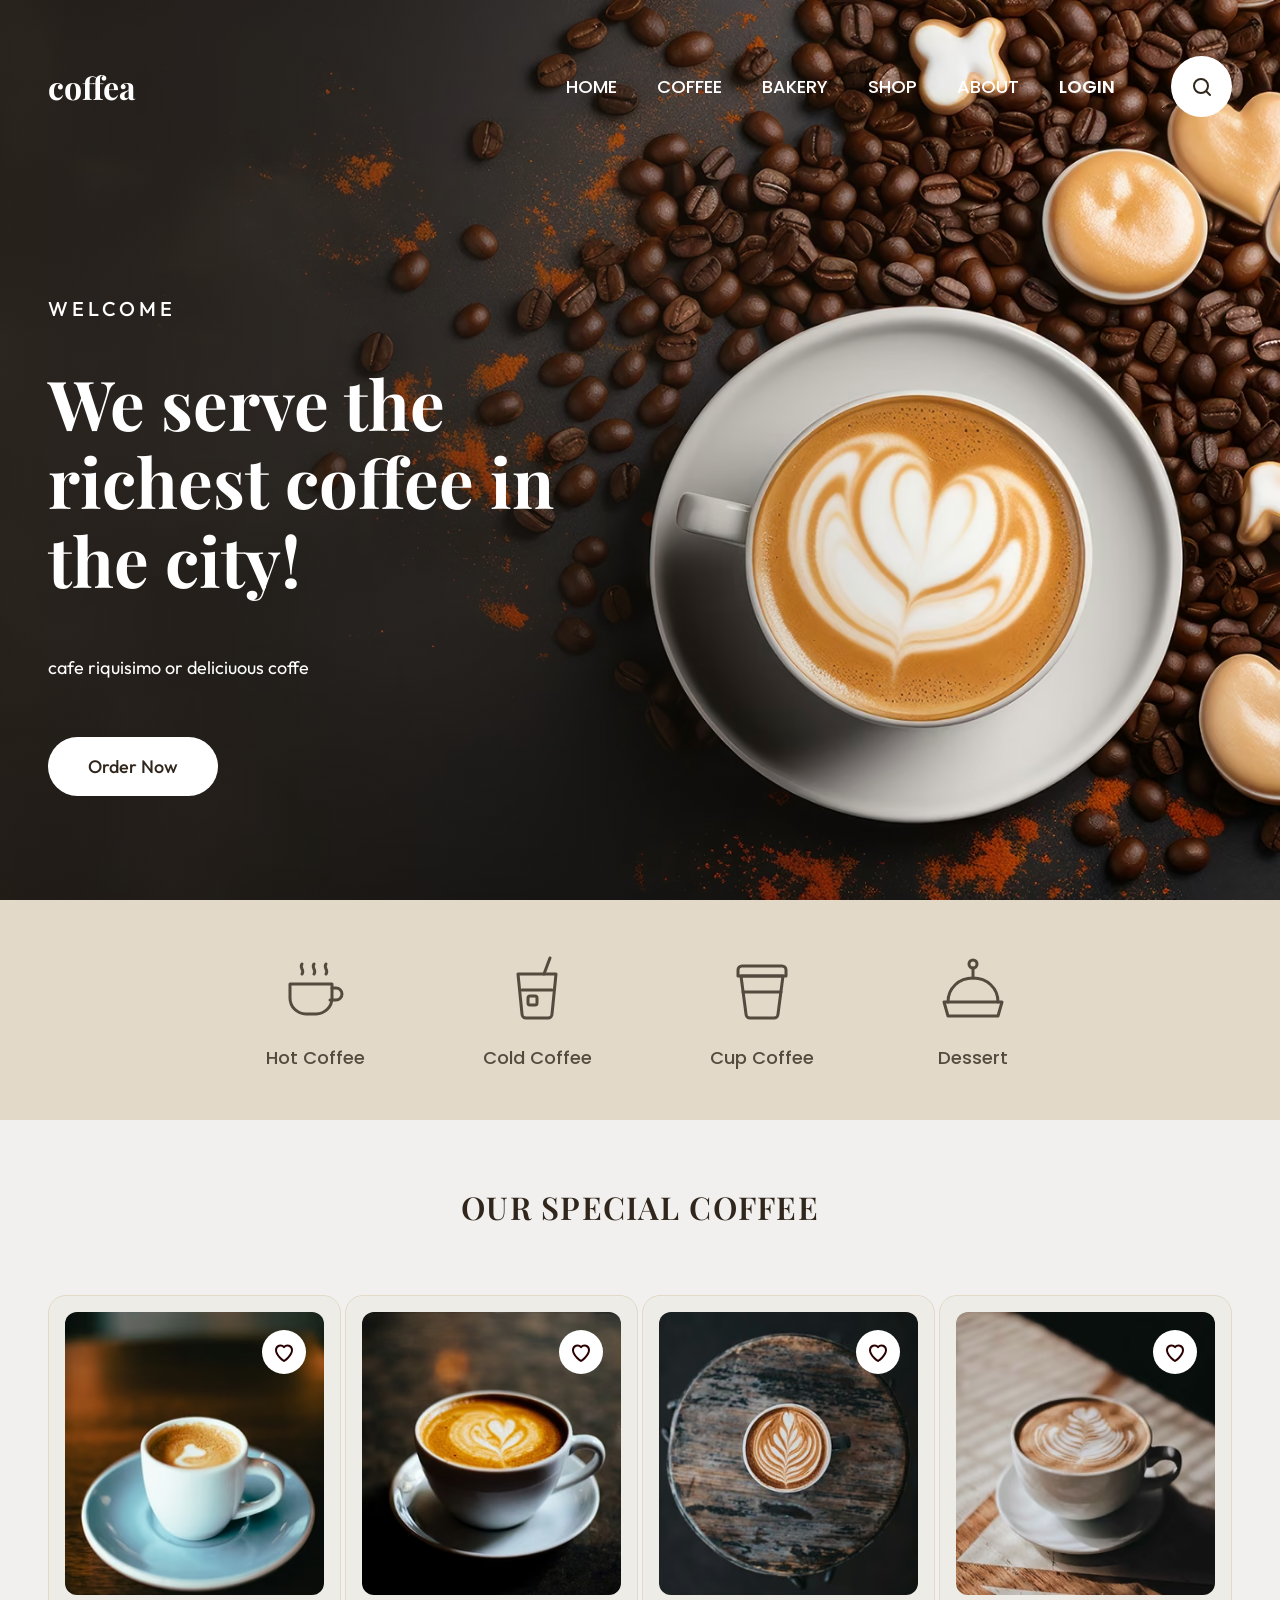
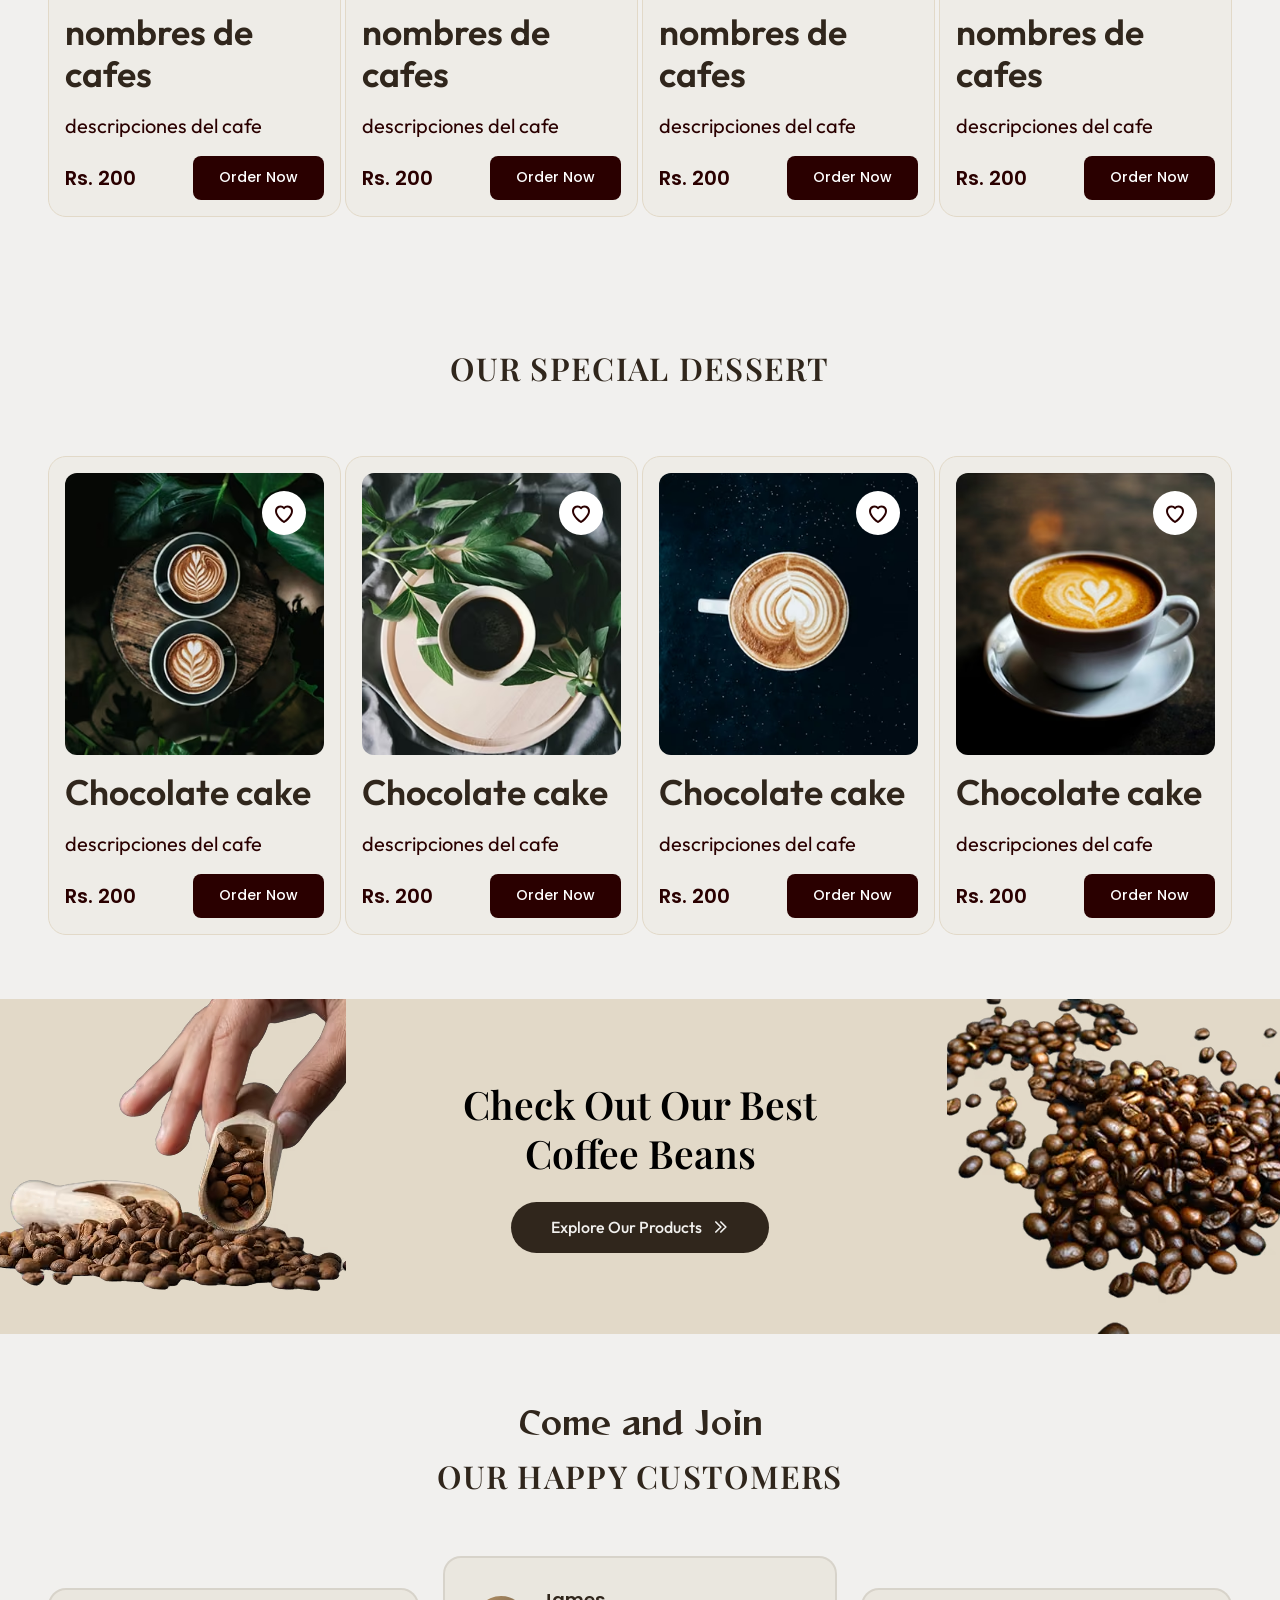
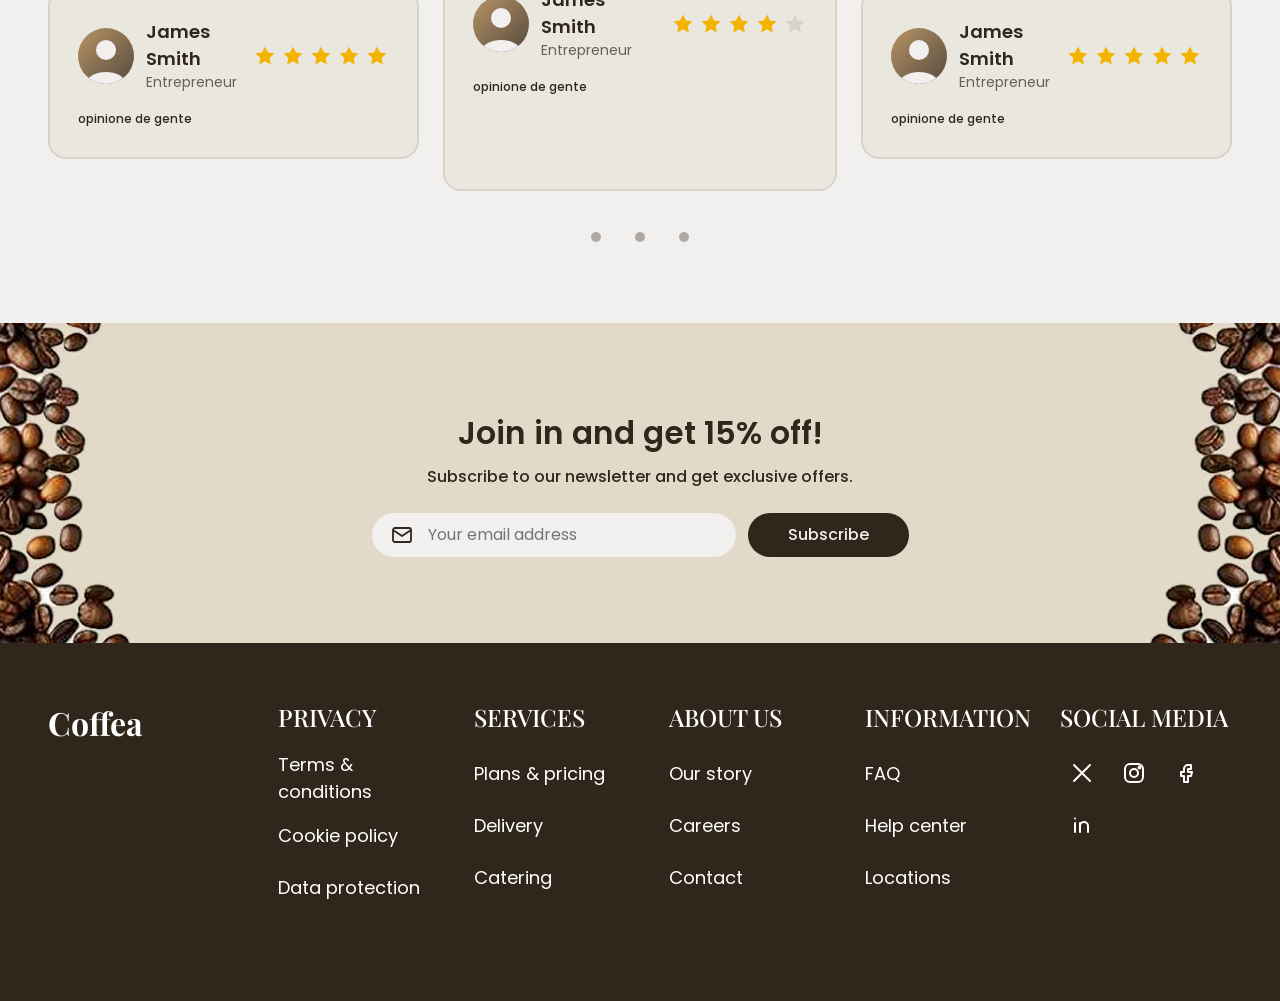
<file: index.html>
<!DOCTYPE html>
<html lang="en">
<head>
  <meta charset="utf-8">
  <meta name="viewport" content="width=device-width, initial-scale=1">
  <title>Coffea | The richest coffee in the city</title>
  <meta name="description" content="Coffea is a coffee shop serving the richest coffee and desserts in the city. Explore our special coffee and dessert menu.">
  <meta property="og:title" content="Coffea | The richest coffee in the city">
  <meta property="og:description" content="Explore our special coffee and dessert menu.">
  <meta property="og:type" content="website">
  <meta property="og:image" content="assets/img/hero.jpg">
  <link rel="icon" href="assets/favicon.svg" type="image/svg+xml">
  <link rel="preconnect" href="https://fonts.googleapis.com">
  <link rel="preconnect" href="https://fonts.gstatic.com" crossorigin>
  <link rel="stylesheet" href="https://fonts.googleapis.com/css2?family=Outfit:wght@400;500;600&amp;family=Playfair+Display:wght@500;600;700&amp;family=Poppins:wght@400;500;600&amp;family=Reggae+One&amp;display=swap">
  <link rel="preload" as="image" href="assets/img/hero.avif" type="image/avif" fetchpriority="high">
  <link rel="stylesheet" href="css/main.css">
</head>
<body>
  <a class="skip-link" href="#main">Skip to content</a>

  <header class="header">
    <div class="container header__inner">
      <a class="header__logo" href="/">coffea</a>
      <nav class="nav nav--desktop" aria-label="Principal">
        <ul class="nav__list">
          <li><a class="nav__link" href="#">home</a></li>
          <li><a class="nav__link" href="#">coffee</a></li>
          <li><a class="nav__link" href="#">bakery</a></li>
          <li><a class="nav__link" href="#">shop</a></li>
          <li><a class="nav__link" href="#">about</a></li>
          <li><a class="nav__link nav__link--strong" href="#">login</a></li>
        </ul>
      </nav>
      <details class="menu">
        <summary class="menu__toggle"><span class="visually-hidden">Menu</span><span class="menu__bars" aria-hidden="true"></span></summary>
        <nav class="nav nav--mobile" aria-label="Principal">
        <ul class="nav__list">
          <li><a class="nav__link" href="#">home</a></li>
          <li><a class="nav__link" href="#">coffee</a></li>
          <li><a class="nav__link" href="#">bakery</a></li>
          <li><a class="nav__link" href="#">shop</a></li>
          <li><a class="nav__link" href="#">about</a></li>
          <li><a class="nav__link nav__link--strong" href="#">login</a></li>
        </ul>
      </nav>
      </details>
      <button class="header__search" type="button" aria-label="Search"><span class="icon icon--search" aria-hidden="true"></span></button>
    </div>
  </header>

  <main id="main">
    <section class="hero" aria-labelledby="hero-title">
      <picture><source srcset="assets/img/hero.avif" type="image/avif"><source srcset="assets/img/hero.webp" type="image/webp"><img class="hero__bg" src="assets/img/hero.jpg" alt="Cappuccino with heart latte art surrounded by coffee beans" width="1920" height="1000" fetchpriority="high" decoding="async"></picture>
      <div class="container hero__inner">
        <div class="hero__content">
          <p class="hero__eyebrow">Welcome</p>
          <h1 class="hero__title" id="hero-title">We serve the richest coffee in the city!</h1>
          <p class="hero__text">cafe riquisimo or deliciuous coffe</p>
          <a class="hero__btn" href="#coffee-title">Order Now</a>
        </div>
      </div>
    </section>

    <section class="categories" aria-label="Categories">
      <ul class="categories__list">
        <li><a class="categories__item" href="#"><span class="icon icon--cat categories__icon icon--cat-hot-coffee" aria-hidden="true"></span><span class="categories__label">Hot Coffee</span></a></li>
        <li><a class="categories__item" href="#"><span class="icon icon--cat categories__icon icon--cat-cold-coffee" aria-hidden="true"></span><span class="categories__label">Cold Coffee</span></a></li>
        <li><a class="categories__item" href="#"><span class="icon icon--cat categories__icon icon--cat-cup-coffee" aria-hidden="true"></span><span class="categories__label">Cup Coffee</span></a></li>
        <li><a class="categories__item" href="#"><span class="icon icon--cat categories__icon icon--cat-dessert" aria-hidden="true"></span><span class="categories__label">Dessert</span></a></li>
      </ul>
    </section>

    <section class="products" aria-labelledby="coffee-title">
      <h2 class="section-title" id="coffee-title">Our Special Coffee</h2>
      <div class="carousel">
        <a class="carousel__arrow carousel__arrow--prev" href="#coffee-1" aria-label="Previous coffee items"><span class="icon icon--arrow" aria-hidden="true"></span></a>
        <div class="carousel__track" role="group" aria-label="Our Special Coffee" tabindex="0">
          <article class="product-card" id="coffee-1">
            <div class="product-card__media">
              <picture><source srcset="assets/img/coffee-1.avif" type="image/avif"><source srcset="assets/img/coffee-1.webp" type="image/webp"><img class="product-card__img" src="assets/img/coffee-1.jpg" alt="Espresso in a white cup on a light blue saucer" width="334" height="364" loading="lazy" decoding="async"></picture>
              <input class="product-card__fav-input visually-hidden" type="checkbox" id="fav-coffee-1">
              <label class="product-card__fav" for="fav-coffee-1">
                <span class="visually-hidden">Add nombres de cafes to favorites</span>
                <span class="icon icon--heart" aria-hidden="true"></span>
              </label>
            </div>
            <h3 class="product-card__title">nombres de cafes</h3>
            <p class="product-card__desc">descripciones del cafe</p>
            <div class="product-card__row">
              <p class="product-card__price"><span aria-hidden="true">Rs. </span><data value="200">200</data></p>
              <a class="product-card__btn" href="#">Order Now<span class="visually-hidden"> nombres de cafes</span></a>
            </div>
          </article>
          <article class="product-card" id="coffee-2">
            <div class="product-card__media">
              <picture><source srcset="assets/img/coffee-2.avif" type="image/avif"><source srcset="assets/img/coffee-2.webp" type="image/webp"><img class="product-card__img" src="assets/img/coffee-2.jpg" alt="Latte with heart-shaped latte art in a white cup" width="334" height="364" loading="lazy" decoding="async"></picture>
              <input class="product-card__fav-input visually-hidden" type="checkbox" id="fav-coffee-2">
              <label class="product-card__fav" for="fav-coffee-2">
                <span class="visually-hidden">Add nombres de cafes to favorites</span>
                <span class="icon icon--heart" aria-hidden="true"></span>
              </label>
            </div>
            <h3 class="product-card__title">nombres de cafes</h3>
            <p class="product-card__desc">descripciones del cafe</p>
            <div class="product-card__row">
              <p class="product-card__price"><span aria-hidden="true">Rs. </span><data value="200">200</data></p>
              <a class="product-card__btn" href="#">Order Now<span class="visually-hidden"> nombres de cafes</span></a>
            </div>
          </article>
          <article class="product-card" id="coffee-3">
            <div class="product-card__media">
              <picture><source srcset="assets/img/coffee-3.avif" type="image/avif"><source srcset="assets/img/coffee-3.webp" type="image/webp"><img class="product-card__img" src="assets/img/coffee-3.jpg" alt="Cappuccino with latte art on a round wooden table, seen from above" width="334" height="364" loading="lazy" decoding="async"></picture>
              <input class="product-card__fav-input visually-hidden" type="checkbox" id="fav-coffee-3">
              <label class="product-card__fav" for="fav-coffee-3">
                <span class="visually-hidden">Add nombres de cafes to favorites</span>
                <span class="icon icon--heart" aria-hidden="true"></span>
              </label>
            </div>
            <h3 class="product-card__title">nombres de cafes</h3>
            <p class="product-card__desc">descripciones del cafe</p>
            <div class="product-card__row">
              <p class="product-card__price"><span aria-hidden="true">Rs. </span><data value="200">200</data></p>
              <a class="product-card__btn" href="#">Order Now<span class="visually-hidden"> nombres de cafes</span></a>
            </div>
          </article>
          <article class="product-card" id="coffee-4">
            <div class="product-card__media">
              <picture><source srcset="assets/img/coffee-4.avif" type="image/avif"><source srcset="assets/img/coffee-4.webp" type="image/webp"><img class="product-card__img" src="assets/img/coffee-4.jpg" alt="Cappuccino in a white cup on a sunlit wooden table" width="334" height="364" loading="lazy" decoding="async"></picture>
              <input class="product-card__fav-input visually-hidden" type="checkbox" id="fav-coffee-4">
              <label class="product-card__fav" for="fav-coffee-4">
                <span class="visually-hidden">Add nombres de cafes to favorites</span>
                <span class="icon icon--heart" aria-hidden="true"></span>
              </label>
            </div>
            <h3 class="product-card__title">nombres de cafes</h3>
            <p class="product-card__desc">descripciones del cafe</p>
            <div class="product-card__row">
              <p class="product-card__price"><span aria-hidden="true">Rs. </span><data value="200">200</data></p>
              <a class="product-card__btn" href="#">Order Now<span class="visually-hidden"> nombres de cafes</span></a>
            </div>
          </article>
          <article class="product-card" id="coffee-5">
            <div class="product-card__media">
              <picture><source srcset="assets/img/coffee-1.avif" type="image/avif"><source srcset="assets/img/coffee-1.webp" type="image/webp"><img class="product-card__img" src="assets/img/coffee-1.jpg" alt="Espresso in a white cup on a light blue saucer" width="334" height="364" loading="lazy" decoding="async"></picture>
              <input class="product-card__fav-input visually-hidden" type="checkbox" id="fav-coffee-5">
              <label class="product-card__fav" for="fav-coffee-5">
                <span class="visually-hidden">Add nombres de cafes to favorites</span>
                <span class="icon icon--heart" aria-hidden="true"></span>
              </label>
            </div>
            <h3 class="product-card__title">nombres de cafes</h3>
            <p class="product-card__desc">descripciones del cafe</p>
            <div class="product-card__row">
              <p class="product-card__price"><span aria-hidden="true">Rs. </span><data value="200">200</data></p>
              <a class="product-card__btn" href="#">Order Now<span class="visually-hidden"> nombres de cafes</span></a>
            </div>
          </article>
          <article class="product-card" id="coffee-6">
            <div class="product-card__media">
              <picture><source srcset="assets/img/coffee-2.avif" type="image/avif"><source srcset="assets/img/coffee-2.webp" type="image/webp"><img class="product-card__img" src="assets/img/coffee-2.jpg" alt="Latte with heart-shaped latte art in a white cup" width="334" height="364" loading="lazy" decoding="async"></picture>
              <input class="product-card__fav-input visually-hidden" type="checkbox" id="fav-coffee-6">
              <label class="product-card__fav" for="fav-coffee-6">
                <span class="visually-hidden">Add nombres de cafes to favorites</span>
                <span class="icon icon--heart" aria-hidden="true"></span>
              </label>
            </div>
            <h3 class="product-card__title">nombres de cafes</h3>
            <p class="product-card__desc">descripciones del cafe</p>
            <div class="product-card__row">
              <p class="product-card__price"><span aria-hidden="true">Rs. </span><data value="200">200</data></p>
              <a class="product-card__btn" href="#">Order Now<span class="visually-hidden"> nombres de cafes</span></a>
            </div>
          </article>
        </div>
        <a class="carousel__arrow carousel__arrow--next" href="#coffee-6" aria-label="Next coffee items"><span class="icon icon--arrow" aria-hidden="true"></span></a>
      </div>
    </section>

    <section class="products" aria-labelledby="dessert-title">
      <h2 class="section-title" id="dessert-title">Our Special Dessert</h2>
      <div class="carousel">
        <a class="carousel__arrow carousel__arrow--prev" href="#dessert-1" aria-label="Previous dessert items"><span class="icon icon--arrow" aria-hidden="true"></span></a>
        <div class="carousel__track" role="group" aria-label="Our Special Dessert" tabindex="0">
          <article class="product-card" id="dessert-1">
            <div class="product-card__media">
              <picture><source srcset="assets/img/dessert-1.avif" type="image/avif"><source srcset="assets/img/dessert-1.webp" type="image/webp"><img class="product-card__img" src="assets/img/dessert-1.jpg" alt="Two cups of latte art coffee on a wooden table among plant leaves" width="334" height="364" loading="lazy" decoding="async"></picture>
              <input class="product-card__fav-input visually-hidden" type="checkbox" id="fav-dessert-1">
              <label class="product-card__fav" for="fav-dessert-1">
                <span class="visually-hidden">Add Chocolate cake to favorites</span>
                <span class="icon icon--heart" aria-hidden="true"></span>
              </label>
            </div>
            <h3 class="product-card__title">Chocolate cake</h3>
            <p class="product-card__desc">descripciones del cafe</p>
            <div class="product-card__row">
              <p class="product-card__price"><span aria-hidden="true">Rs. </span><data value="200">200</data></p>
              <a class="product-card__btn" href="#">Order Now<span class="visually-hidden"> Chocolate cake</span></a>
            </div>
          </article>
          <article class="product-card" id="dessert-2">
            <div class="product-card__media">
              <picture><source srcset="assets/img/dessert-2.avif" type="image/avif"><source srcset="assets/img/dessert-2.webp" type="image/webp"><img class="product-card__img" src="assets/img/dessert-2.jpg" alt="Black coffee in a white cup on a wooden tray with green leaves" width="334" height="364" loading="lazy" decoding="async"></picture>
              <input class="product-card__fav-input visually-hidden" type="checkbox" id="fav-dessert-2">
              <label class="product-card__fav" for="fav-dessert-2">
                <span class="visually-hidden">Add Chocolate cake to favorites</span>
                <span class="icon icon--heart" aria-hidden="true"></span>
              </label>
            </div>
            <h3 class="product-card__title">Chocolate cake</h3>
            <p class="product-card__desc">descripciones del cafe</p>
            <div class="product-card__row">
              <p class="product-card__price"><span aria-hidden="true">Rs. </span><data value="200">200</data></p>
              <a class="product-card__btn" href="#">Order Now<span class="visually-hidden"> Chocolate cake</span></a>
            </div>
          </article>
          <article class="product-card" id="dessert-3">
            <div class="product-card__media">
              <picture><source srcset="assets/img/dessert-3.avif" type="image/avif"><source srcset="assets/img/dessert-3.webp" type="image/webp"><img class="product-card__img" src="assets/img/dessert-3.jpg" alt="Cappuccino with latte art on a dark blue surface, seen from above" width="334" height="364" loading="lazy" decoding="async"></picture>
              <input class="product-card__fav-input visually-hidden" type="checkbox" id="fav-dessert-3">
              <label class="product-card__fav" for="fav-dessert-3">
                <span class="visually-hidden">Add Chocolate cake to favorites</span>
                <span class="icon icon--heart" aria-hidden="true"></span>
              </label>
            </div>
            <h3 class="product-card__title">Chocolate cake</h3>
            <p class="product-card__desc">descripciones del cafe</p>
            <div class="product-card__row">
              <p class="product-card__price"><span aria-hidden="true">Rs. </span><data value="200">200</data></p>
              <a class="product-card__btn" href="#">Order Now<span class="visually-hidden"> Chocolate cake</span></a>
            </div>
          </article>
          <article class="product-card" id="dessert-4">
            <div class="product-card__media">
              <picture><source srcset="assets/img/dessert-4.avif" type="image/avif"><source srcset="assets/img/dessert-4.webp" type="image/webp"><img class="product-card__img" src="assets/img/dessert-4.jpg" alt="Latte with heart-shaped latte art in a white cup" width="334" height="364" loading="lazy" decoding="async"></picture>
              <input class="product-card__fav-input visually-hidden" type="checkbox" id="fav-dessert-4">
              <label class="product-card__fav" for="fav-dessert-4">
                <span class="visually-hidden">Add Chocolate cake to favorites</span>
                <span class="icon icon--heart" aria-hidden="true"></span>
              </label>
            </div>
            <h3 class="product-card__title">Chocolate cake</h3>
            <p class="product-card__desc">descripciones del cafe</p>
            <div class="product-card__row">
              <p class="product-card__price"><span aria-hidden="true">Rs. </span><data value="200">200</data></p>
              <a class="product-card__btn" href="#">Order Now<span class="visually-hidden"> Chocolate cake</span></a>
            </div>
          </article>
          <article class="product-card" id="dessert-5">
            <div class="product-card__media">
              <picture><source srcset="assets/img/dessert-1.avif" type="image/avif"><source srcset="assets/img/dessert-1.webp" type="image/webp"><img class="product-card__img" src="assets/img/dessert-1.jpg" alt="Two cups of latte art coffee on a wooden table among plant leaves" width="334" height="364" loading="lazy" decoding="async"></picture>
              <input class="product-card__fav-input visually-hidden" type="checkbox" id="fav-dessert-5">
              <label class="product-card__fav" for="fav-dessert-5">
                <span class="visually-hidden">Add Chocolate cake to favorites</span>
                <span class="icon icon--heart" aria-hidden="true"></span>
              </label>
            </div>
            <h3 class="product-card__title">Chocolate cake</h3>
            <p class="product-card__desc">descripciones del cafe</p>
            <div class="product-card__row">
              <p class="product-card__price"><span aria-hidden="true">Rs. </span><data value="200">200</data></p>
              <a class="product-card__btn" href="#">Order Now<span class="visually-hidden"> Chocolate cake</span></a>
            </div>
          </article>
          <article class="product-card" id="dessert-6">
            <div class="product-card__media">
              <picture><source srcset="assets/img/dessert-2.avif" type="image/avif"><source srcset="assets/img/dessert-2.webp" type="image/webp"><img class="product-card__img" src="assets/img/dessert-2.jpg" alt="Black coffee in a white cup on a wooden tray with green leaves" width="334" height="364" loading="lazy" decoding="async"></picture>
              <input class="product-card__fav-input visually-hidden" type="checkbox" id="fav-dessert-6">
              <label class="product-card__fav" for="fav-dessert-6">
                <span class="visually-hidden">Add Chocolate cake to favorites</span>
                <span class="icon icon--heart" aria-hidden="true"></span>
              </label>
            </div>
            <h3 class="product-card__title">Chocolate cake</h3>
            <p class="product-card__desc">descripciones del cafe</p>
            <div class="product-card__row">
              <p class="product-card__price"><span aria-hidden="true">Rs. </span><data value="200">200</data></p>
              <a class="product-card__btn" href="#">Order Now<span class="visually-hidden"> Chocolate cake</span></a>
            </div>
          </article>
        </div>
        <a class="carousel__arrow carousel__arrow--next" href="#dessert-6" aria-label="Next dessert items"><span class="icon icon--arrow" aria-hidden="true"></span></a>
      </div>
    </section>

    <section class="promo" aria-labelledby="promo-title">
      <picture><source srcset="assets/img/promo-hand.avif" type="image/avif"><source srcset="assets/img/promo-hand.webp" type="image/webp"><img class="promo__img promo__img--left" src="assets/img/promo-hand.png" alt="" width="520" height="335" loading="lazy" decoding="async"></picture>
      <div class="promo__content">
        <h2 class="promo__title" id="promo-title">Check Out Our Best Coffee Beans</h2>
        <a class="promo__btn" href="#">Explore Our Products<span class="icon icon--chevron" aria-hidden="true"></span></a>
      </div>
      <picture><source srcset="assets/img/promo-beans.avif" type="image/avif"><source srcset="assets/img/promo-beans.webp" type="image/webp"><img class="promo__img promo__img--right" src="assets/img/promo-beans.png" alt="" width="503" height="335" loading="lazy" decoding="async"></picture>
    </section>

    <section class="testimonials" aria-labelledby="testimonials-title">
      <div class="testimonials__head">
        <p class="testimonials__accent">Come and Join</p>
        <h2 class="testimonials__title section-title" id="testimonials-title">Our Happy Customers</h2>
      </div>
      <div class="testimonials__track" role="group" aria-label="Customer testimonials" tabindex="0">
        <figure class="testimonial-card" id="t-1">
          <figcaption class="testimonial-card__head">
            <img class="testimonial-card__avatar" src="assets/img/avatar-1.svg" alt="" width="56" height="56" loading="lazy" decoding="async">
            <span class="testimonial-card__who">
              <span class="testimonial-card__name">James Smith</span>
              <span class="testimonial-card__role">Entrepreneur</span>
            </span>
            <span class="testimonial-card__rating" role="img" aria-label="5 out of 5 stars"><span class="icon icon--star testimonial-card__star" aria-hidden="true"></span><span class="icon icon--star testimonial-card__star" aria-hidden="true"></span><span class="icon icon--star testimonial-card__star" aria-hidden="true"></span><span class="icon icon--star testimonial-card__star" aria-hidden="true"></span><span class="icon icon--star testimonial-card__star" aria-hidden="true"></span></span>
          </figcaption>
          <blockquote class="testimonial-card__text">opinione de gente</blockquote>
        </figure>
        <figure class="testimonial-card testimonial-card--featured" id="t-2">
          <figcaption class="testimonial-card__head">
            <img class="testimonial-card__avatar" src="assets/img/avatar-2.svg" alt="" width="56" height="56" loading="lazy" decoding="async">
            <span class="testimonial-card__who">
              <span class="testimonial-card__name">James Smith</span>
              <span class="testimonial-card__role">Entrepreneur</span>
            </span>
            <span class="testimonial-card__rating" role="img" aria-label="4 out of 5 stars"><span class="icon icon--star testimonial-card__star" aria-hidden="true"></span><span class="icon icon--star testimonial-card__star" aria-hidden="true"></span><span class="icon icon--star testimonial-card__star" aria-hidden="true"></span><span class="icon icon--star testimonial-card__star" aria-hidden="true"></span><span class="icon icon--star testimonial-card__star testimonial-card__star--off" aria-hidden="true"></span></span>
          </figcaption>
          <blockquote class="testimonial-card__text">opinione de gente</blockquote>
        </figure>
        <figure class="testimonial-card" id="t-3">
          <figcaption class="testimonial-card__head">
            <img class="testimonial-card__avatar" src="assets/img/avatar-3.svg" alt="" width="56" height="56" loading="lazy" decoding="async">
            <span class="testimonial-card__who">
              <span class="testimonial-card__name">James Smith</span>
              <span class="testimonial-card__role">Entrepreneur</span>
            </span>
            <span class="testimonial-card__rating" role="img" aria-label="5 out of 5 stars"><span class="icon icon--star testimonial-card__star" aria-hidden="true"></span><span class="icon icon--star testimonial-card__star" aria-hidden="true"></span><span class="icon icon--star testimonial-card__star" aria-hidden="true"></span><span class="icon icon--star testimonial-card__star" aria-hidden="true"></span><span class="icon icon--star testimonial-card__star" aria-hidden="true"></span></span>
          </figcaption>
          <blockquote class="testimonial-card__text">opinione de gente</blockquote>
        </figure>
      </div>
      <ul class="testimonials__dots">
        <li><a class="testimonials__dot" href="#t-1" aria-label="Testimonial 1"></a></li>
        <li><a class="testimonials__dot" href="#t-2" aria-label="Testimonial 2"></a></li>
        <li><a class="testimonials__dot" href="#t-3" aria-label="Testimonial 3"></a></li>
      </ul>
    </section>

    <section class="newsletter" aria-labelledby="newsletter-title">
      <picture><source srcset="assets/img/newsletter-beans.avif" type="image/avif"><source srcset="assets/img/newsletter-beans.webp" type="image/webp"><img class="newsletter__img newsletter__img--left" src="assets/img/newsletter-beans.jpg" alt="" width="482" height="321" loading="lazy" decoding="async"></picture>
      <div class="newsletter__content">
        <h2 class="newsletter__title" id="newsletter-title">Join in and get 15% off!</h2>
        <p class="newsletter__sub">Subscribe to our newsletter and get exclusive offers.</p>
        <form class="newsletter__form" action="#" method="get">
          <label class="visually-hidden" for="nl-email">Email address</label>
          <span class="newsletter__field">
            <span class="icon icon--mail" aria-hidden="true"></span>
            <input class="newsletter__input" id="nl-email" type="email" name="email" placeholder="Your email address" required autocomplete="email">
          </span>
          <button class="newsletter__btn" type="submit">Subscribe</button>
        </form>
      </div>
      <picture><source srcset="assets/img/newsletter-beans.avif" type="image/avif"><source srcset="assets/img/newsletter-beans.webp" type="image/webp"><img class="newsletter__img newsletter__img--right" src="assets/img/newsletter-beans.jpg" alt="" width="482" height="321" loading="lazy" decoding="async"></picture>
    </section>
  </main>

  <footer class="footer">
    <div class="container footer__inner">
      <p class="footer__logo">Coffea</p>
        <nav class="footer__col" aria-labelledby="f-privacy">
          <h3 class="footer__heading" id="f-privacy">Privacy</h3>
          <ul class="footer__list">
            <li><a class="footer__link" href="#">Terms &amp; conditions</a></li>
            <li><a class="footer__link" href="#">Cookie policy</a></li>
            <li><a class="footer__link" href="#">Data protection</a></li>
          </ul>
        </nav>
        <nav class="footer__col" aria-labelledby="f-services">
          <h3 class="footer__heading" id="f-services">Services</h3>
          <ul class="footer__list">
            <li><a class="footer__link" href="#">Plans &amp; pricing</a></li>
            <li><a class="footer__link" href="#">Delivery</a></li>
            <li><a class="footer__link" href="#">Catering</a></li>
          </ul>
        </nav>
        <nav class="footer__col" aria-labelledby="f-about">
          <h3 class="footer__heading" id="f-about">About us</h3>
          <ul class="footer__list">
            <li><a class="footer__link" href="#">Our story</a></li>
            <li><a class="footer__link" href="#">Careers</a></li>
            <li><a class="footer__link" href="#">Contact</a></li>
          </ul>
        </nav>
        <nav class="footer__col" aria-labelledby="f-info">
          <h3 class="footer__heading" id="f-info">Information</h3>
          <ul class="footer__list">
            <li><a class="footer__link" href="#">FAQ</a></li>
            <li><a class="footer__link" href="#">Help center</a></li>
            <li><a class="footer__link" href="#">Locations</a></li>
          </ul>
        </nav>
      <div class="footer__col">
        <h3 class="footer__heading" id="f-social">Social media</h3>
        <nav aria-labelledby="f-social">
          <ul class="footer__list footer__list--social">
            <li><a class="footer__social" href="#" aria-label="X (Twitter)"><span class="icon icon--social-x" aria-hidden="true"></span></a></li>
            <li><a class="footer__social" href="#" aria-label="Instagram"><span class="icon icon--social-instagram" aria-hidden="true"></span></a></li>
            <li><a class="footer__social" href="#" aria-label="Facebook"><span class="icon icon--social-facebook" aria-hidden="true"></span></a></li>
            <li><a class="footer__social" href="#" aria-label="LinkedIn"><span class="icon icon--social-linkedin" aria-hidden="true"></span></a></li>
          </ul>
        </nav>
      </div>
    </div>
  </footer>
</body>
</html>
</file>
<file: css/main.css>
/* El orden de capas se declara en tokens.css (primera línea importada). */
@import url("tokens.css");
@import url("base.css");
@import url("layout.css");
@import url("components/header.css");
@import url("components/hero.css");
@import url("components/categories.css");
@import url("components/product-card.css");
@import url("components/carousel.css");
@import url("components/promo.css");
@import url("components/testimonial-card.css");
@import url("components/newsletter.css");
@import url("components/footer.css");
@import url("components/notfound.css");
@import url("utilities.css");
</file>
